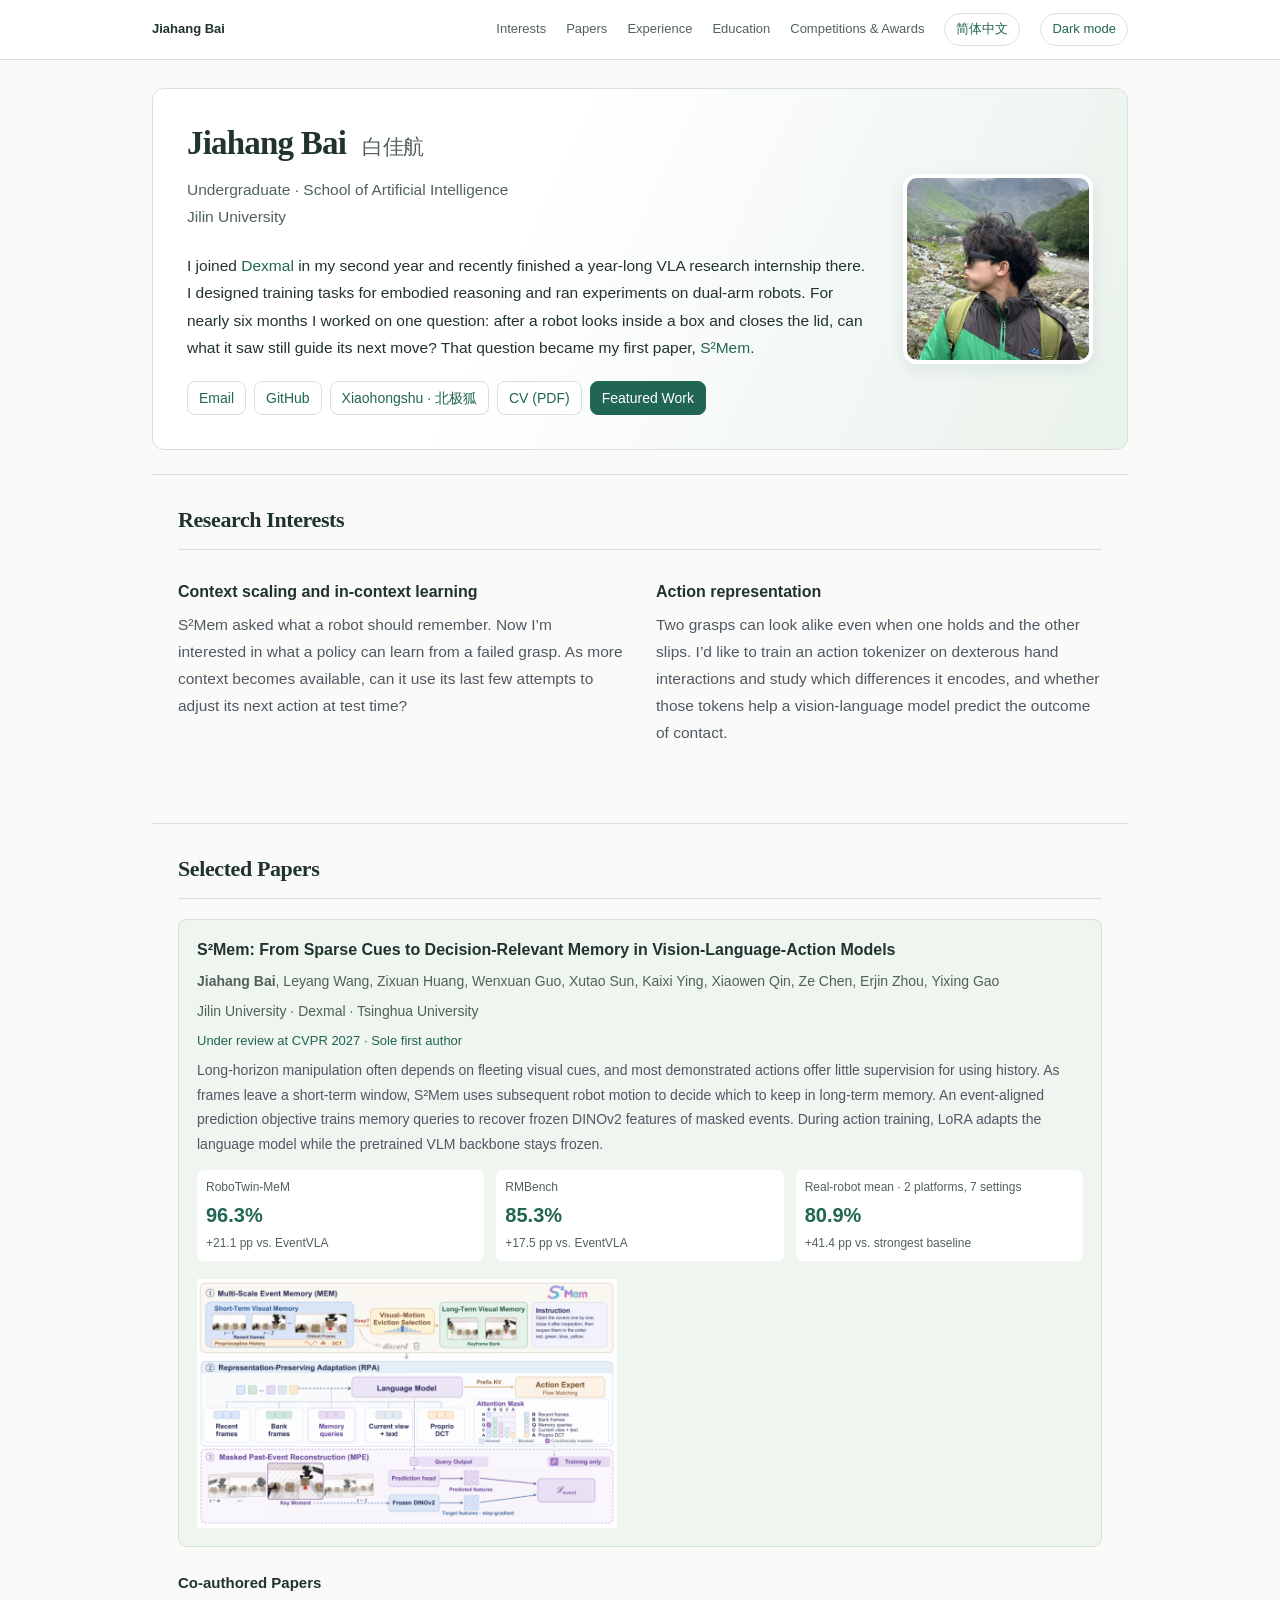
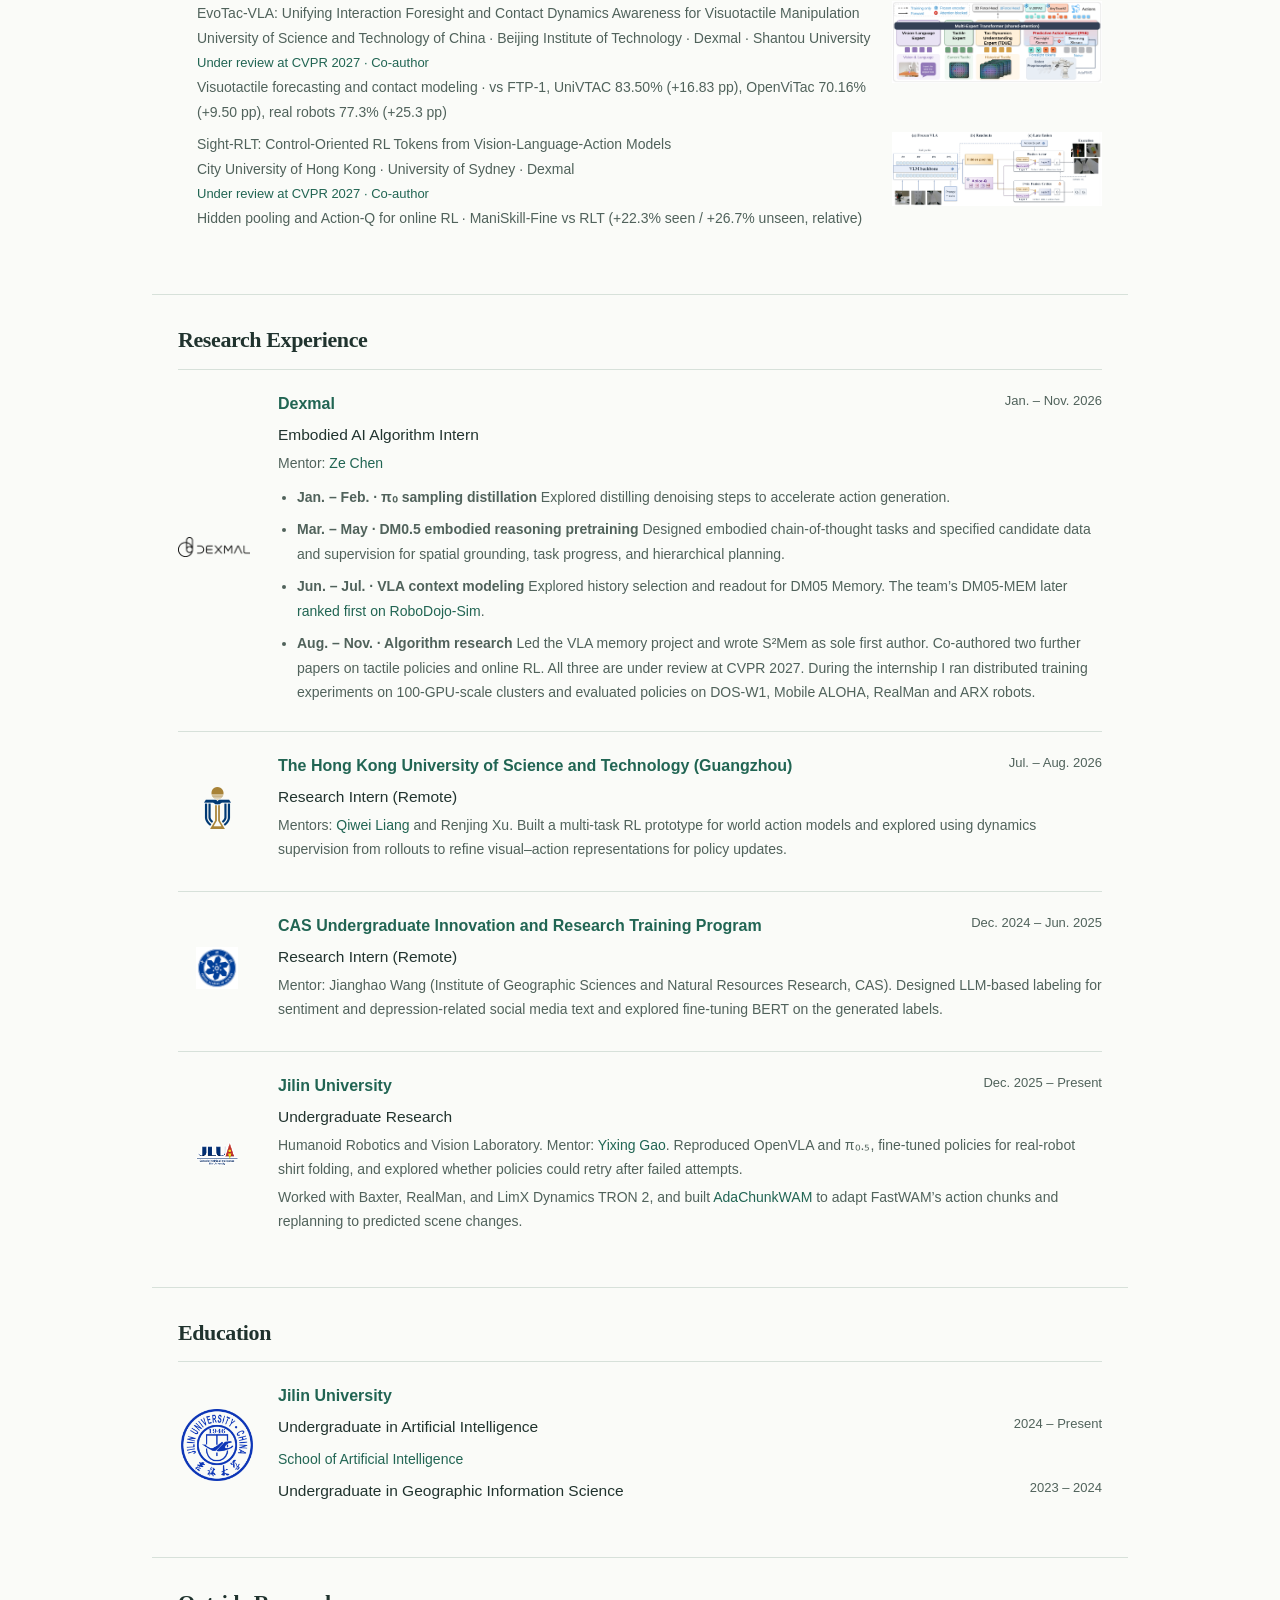
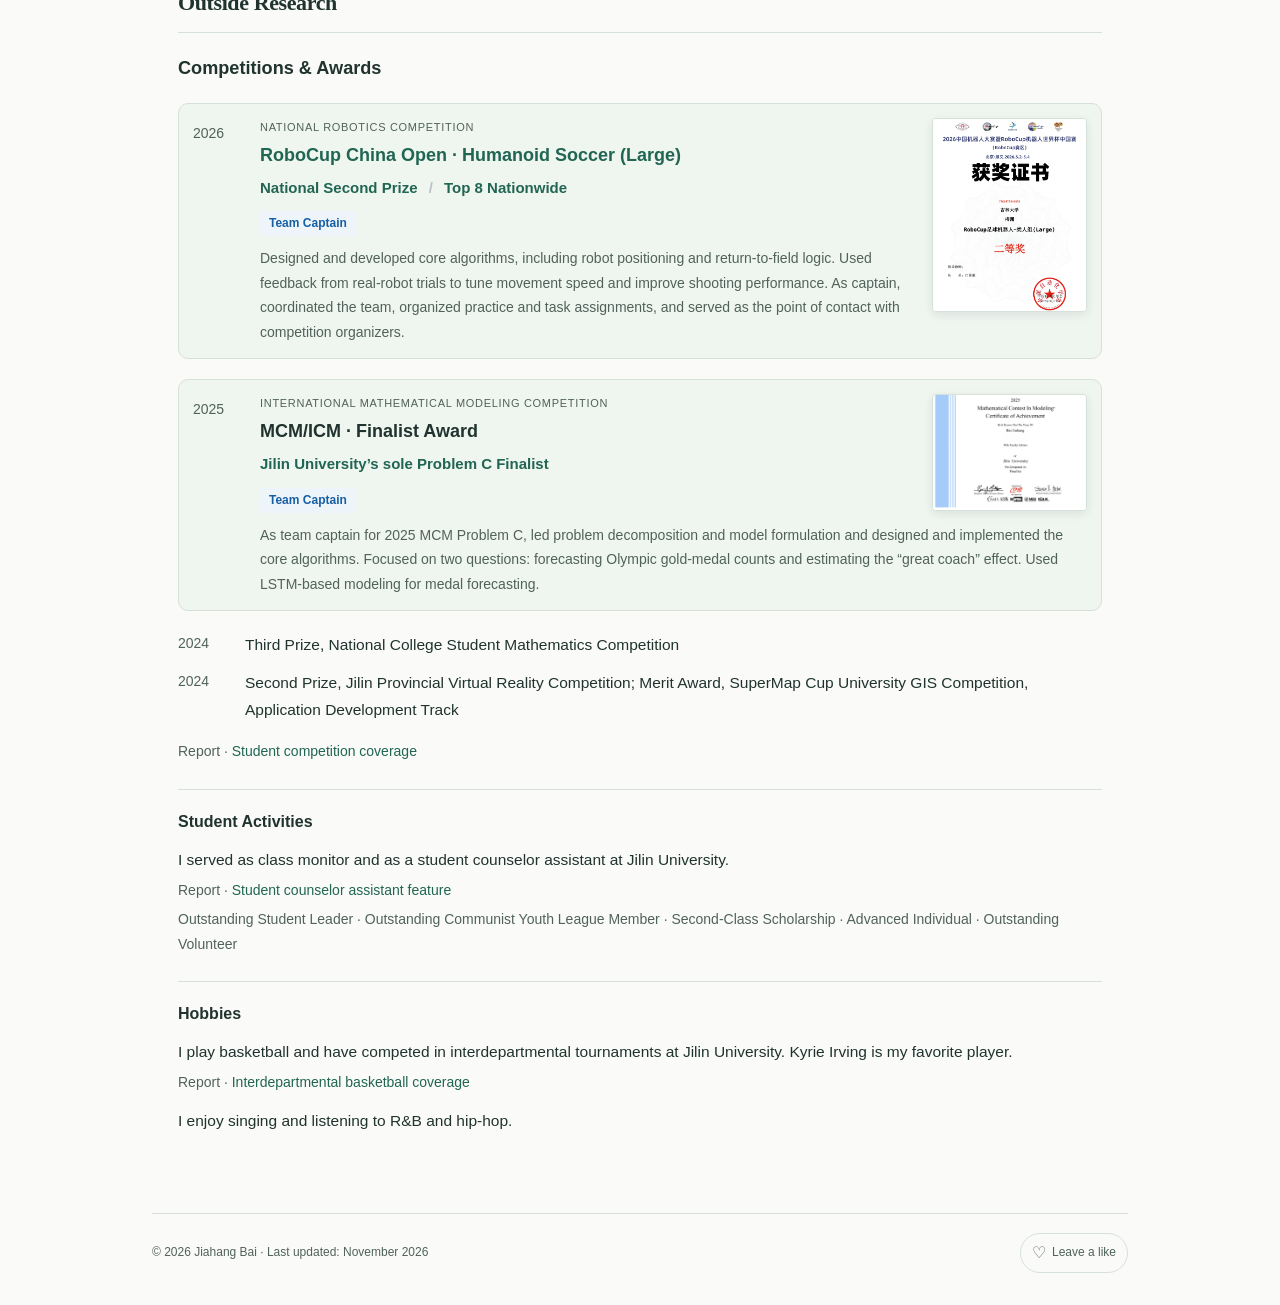
<file: index.html>
<!doctype html>
<html lang="en">
<head>
<meta charset="utf-8"><meta name="viewport" content="width=device-width, initial-scale=1">
<title>Jiahang Bai | Jilin University</title>
<meta name="description" content="Jiahang Bai, undergraduate at Jilin University. Research in embodied AI, robot learning and memory in vision-language-action models.">
<link rel="canonical" href="https://jiahangbai.github.io/">
<script src="theme.js"></script>
<link rel="stylesheet" href="site.css?v=alpine-theme-1">

</head>
<body>
<nav aria-label="Main navigation"><div class="wrap"><a class="name" href="#about">Jiahang Bai</a><a href="#research">Interests</a><a href="#ongoing">Papers</a><a href="#experience">Experience</a><a href="#education">Education</a><a href="#honors">Competitions &amp; Awards</a><a class="language-switch" href="zh.html" hreflang="zh-CN" lang="zh-CN">简体中文</a><button hidden type="button" class="theme-switch" data-dark="Dark mode" data-light="Light mode"></button></div></nav>
<main class="wrap">
<header id="about"><div><h1>Jiahang Bai <span lang="zh">白佳航</span></h1><p class="role">Undergraduate · School of Artificial Intelligence<br>Jilin University</p><p>I joined <a href="https://www.dexmal.com/">Dexmal</a> in my second year and recently finished a year-long VLA research internship there. I designed training tasks for embodied reasoning and ran experiments on dual-arm robots. For nearly six months I worked on one question: after a robot looks inside a box and closes the lid, can what it saw still guide its next move? That question became my first paper, <a href="#s2mem">S²Mem</a>.</p><div class="links"><a href="mailto:baijh2323@mails.jlu.edu.cn">Email</a><a href="https://github.com/JiahangBai">GitHub</a><a href="https://xhslink.cn/o/AUrNLGoAuPa" target="_blank" rel="noopener">Xiaohongshu · 北极狐</a><a href="assets/Jiahang_Bai_Research_CV.pdf?v=research-sync" target="_blank" rel="noopener">CV (PDF)</a><a href="#s2mem">Featured Work</a></div></div><div class="photo"><img class="portrait" src="assets/portrait-mountains.jpg" alt="Jiahang Bai in a mountain valley" width="190" height="190"></div></header>
<section id="research">
<h2>Research Interests</h2>
<article class="research"><h3>Context scaling and in-context learning</h3><p>S²Mem asked what a robot should remember. Now I’m interested in what a policy can learn from a failed grasp. As more context becomes available, can it use its last few attempts to adjust its next action at test time?</p></article>
<article class="research"><h3>Action representation</h3><p>Two grasps can look alike even when one holds and the other slips. I’d like to train an action tokenizer on dexterous hand interactions and study which differences it encodes, and whether those tokens help a vision-language model predict the outcome of contact.</p></article>
</section>
<section id="ongoing">
<h2>Selected Papers</h2>
<article class="paper-row featured-paper" id="s2mem">
  <div>
    <h3>S²Mem: From Sparse Cues to Decision-Relevant Memory in Vision-Language-Action Models</h3>
    <p class="details"><strong>Jiahang Bai</strong>, Leyang Wang, Zixuan Huang, Wenxuan Guo, Xutao Sun, Kaixi Ying, Xiaowen Qin, Ze Chen, Erjin Zhou, Yixing Gao</p>
    <p class="details">Jilin University · Dexmal · Tsinghua University</p>
    <p class="paper-status">Under review at CVPR 2027 · Sole first author</p>
    <p class="paper-description">Long-horizon manipulation often depends on fleeting visual cues, and most demonstrated actions offer little supervision for using history. As frames leave a short-term window, S²Mem uses subsequent robot motion to decide which to keep in long-term memory. An event-aligned prediction objective trains memory queries to recover frozen DINOv2 features of masked events. During action training, LoRA adapts the language model while the pretrained VLM backbone stays frozen.</p>
    <dl class="paper-metrics">
      <div><dt>RoboTwin-MeM</dt><dd><strong>96.3%</strong><span>+21.1 pp vs. EventVLA</span></dd></div>
      <div><dt>RMBench</dt><dd><strong>85.3%</strong><span>+17.5 pp vs. EventVLA</span></dd></div>
      <div><dt>Real-robot mean · 2 platforms, 7 settings</dt><dd><strong>80.9%</strong><span>+41.4 pp vs. strongest baseline</span></dd></div>
    </dl>
  </div>
  <img class="paper-architecture" src="assets/s2mem-architecture-2026.png" alt="S²Mem architecture" loading="lazy">
</article>
<h3 class="ongoing-title">Co-authored Papers</h3>
<ul class="details ongoing-list">
<li><img class="coauthor-architecture" src="assets/evotac-architecture.png" alt="EvoTac-VLA architecture" loading="lazy">EvoTac-VLA: Unifying Interaction Foresight and Contact Dynamics Awareness for Visuotactile Manipulation<br><span class="details">University of Science and Technology of China · Beijing Institute of Technology · Dexmal · Shantou University</span><br><span class="paper-status">Under review at CVPR 2027 · Co-author</span><br>Visuotactile forecasting and contact modeling · vs FTP-1, UniVTAC 83.50% (+16.83 pp), OpenViTac 70.16% (+9.50 pp), real robots 77.3% (+25.3 pp)</li>
<li><img class="coauthor-architecture" src="assets/sight-rlt-architecture.png" alt="Sight-RLT architecture" loading="lazy">Sight-RLT: Control-Oriented RL Tokens from Vision-Language-Action Models<br><span class="details">City University of Hong Kong · University of Sydney · Dexmal</span><br><span class="paper-status">Under review at CVPR 2027 · Co-author</span><br>Hidden pooling and Action-Q for online RL · ManiSkill-Fine vs RLT (+22.3% seen / +26.7% unseen, relative)</li>
</ul>
</section>

<section id="experience"><h2>Research Experience</h2><article class="entry">
  <img class="logo" src="assets/dexmal.png" alt="Dexmal logo" loading="lazy">
  <div>
    <div class="entry-head"><h3><a href="https://www.dexmal.com/">Dexmal</a></h3><span class="date">Jan. – Nov. 2026</span></div>
    <p>Embodied AI Algorithm Intern</p>
    <p class="details">Mentor: <a href="https://openreview.net/profile?id=~Ze_Chen8">Ze Chen</a></p>
    <ul class="details internship-timeline">
      <li><strong>Jan. – Feb. · π₀ sampling distillation</strong> Explored distilling denoising steps to accelerate action generation.</li>
      <li><strong>Mar. – May · DM0.5 embodied reasoning pretraining</strong> Designed embodied chain-of-thought tasks and specified candidate data and supervision for spatial grounding, task progress, and hierarchical planning.</li>
      <li><strong>Jun. – Jul. · VLA context modeling</strong> Explored history selection and readout for DM05 Memory. The team’s DM05-MEM later <a href="https://github.com/dexmal/opendm#news">ranked first on RoboDojo-Sim</a>.</li>
      <li><strong>Aug. – Nov. · Algorithm research</strong> Led the VLA memory project and wrote S²Mem as sole first author. Co-authored two further papers on tactile policies and online RL. All three are under review at CVPR 2027. During the internship I ran distributed training experiments on 100-GPU-scale clusters and evaluated policies on DOS-W1, Mobile ALOHA, RealMan and ARX robots.</li>
    </ul>
  </div>
</article>
<article class="entry">
  <img class="logo intern-logo" src="assets/hkust-gz.png" alt="HKUST Guangzhou emblem" loading="lazy">
  <div><div class="entry-head"><h3><a href="https://www.hkust-gz.edu.cn/">The Hong Kong University of Science and Technology (Guangzhou)</a></h3><span class="date">Jul. – Aug. 2026</span></div>
  <p>Research Intern (Remote)</p><p class="details">Mentors: <a href="https://kolakivy.github.io/">Qiwei Liang</a> and Renjing Xu. Built a multi-task RL prototype for world action models and explored using dynamics supervision from rollouts to refine visual–action representations for policy updates.</p></div>
</article>
<article class="entry">
  <img class="logo intern-logo" src="assets/cas-icon.png" alt="Chinese Academy of Sciences emblem" loading="lazy">
  <div><div class="entry-head"><h3><a href="https://zxsq.ucas.ac.cn/login/index/ti">CAS Undergraduate Innovation and Research Training Program</a></h3><span class="date">Dec. 2024 – Jun. 2025</span></div>
  <p>Research Intern (Remote)</p><p class="details">Mentor: Jianghao Wang (Institute of Geographic Sciences and Natural Resources Research, CAS). Designed LLM-based labeling for sentiment and depression-related social media text and explored fine-tuning BERT on the generated labels.</p></div>
</article>

<article class="entry">
  <img class="logo intern-logo" src="assets/jlu-ai.png" alt="School of Artificial Intelligence, Jilin University" loading="lazy">
  <div><div class="entry-head"><h3><a href="https://www.jlu.edu.cn/">Jilin University</a></h3><span class="date">Dec. 2025 – Present</span></div>
  <p>Undergraduate Research</p><p class="details">Humanoid Robotics and Vision Laboratory. Mentor: <a href="https://sai.jlu.edu.cn/info/1094/3451.htm">Yixing Gao</a>. Reproduced OpenVLA and π₀.₅, fine-tuned policies for real-robot shirt folding, and explored whether policies could retry after failed attempts.</p><p class="details">Worked with Baxter, RealMan, and LimX Dynamics TRON 2, and built <a href="https://github.com/JiahangBai/AdaChunkWAM">AdaChunkWAM</a> to adapt FastWAM’s action chunks and replanning to predicted scene changes.</p></div>
</article>
</section>

<section id="education">
<h2>Education</h2>
<article class="entry">
  <img class="logo education-logo" src="assets/jlu-seal.png" alt="Jilin University seal" loading="lazy">
  <div>
    <h3><a href="https://www.jlu.edu.cn/">Jilin University</a></h3>
    <div class="entry-head"><p>Undergraduate in Artificial Intelligence</p><p class="date">2024 – Present</p></div>
    <p class="details"><a href="https://sai.jlu.edu.cn/">School of Artificial Intelligence</a></p>
    <div class="entry-head"><p>Undergraduate in Geographic Information Science</p><p class="date">2023 – 2024</p></div>
  </div>
</article>
</section>

<section id="personal">
<h2>Outside Research</h2>
<h3 id="honors">Competitions &amp; Awards</h3>

<article class="award-feature"><div class="award-year">2026</div><div><a class="award-certificate" href="assets/robocup-2026-public.webp" target="_blank" rel="noopener"><img src="assets/robocup-2026-public.webp" alt="View RoboCup China second-prize certificate" loading="lazy"></a><div class="award-label">NATIONAL ROBOTICS COMPETITION</div><h3><a href="https://www.caa.org.cn/article/191/6195.html">RoboCup China Open · Humanoid Soccer (Large)</a></h3><p class="award-result"><a href="assets/robocup-2026-public.webp">National Second Prize</a> <span class="award-divider">/</span> Top 8 Nationwide</p><p class="lead-role">Team Captain</p><p class="details">Designed and developed core algorithms, including robot positioning and return-to-field logic. Used feedback from real-robot trials to tune movement speed and improve shooting performance. As captain, coordinated the team, organized practice and task assignments, and served as the point of contact with competition organizers.</p></div></article>
<article class="award-feature"><div class="award-year">2025</div><div><a class="award-certificate" href="assets/mcm-finalist-2025-public.webp" target="_blank" rel="noopener"><img src="assets/mcm-finalist-2025-public.webp" alt="View MCM Finalist certificate" loading="lazy"></a><div class="award-label">INTERNATIONAL MATHEMATICAL MODELING COMPETITION</div><h3>MCM/ICM · Finalist Award</h3><p class="award-result"><a href="https://www.contest.comap.com/undergraduate/contests/mcm/contests/2025/results/2025_MCM_Problem_C_Results.pdf#page=14">Jilin University’s sole Problem C Finalist</a></p><p class="lead-role">Team Captain</p><p class="details">As team captain for 2025 MCM Problem C, led problem decomposition and model formulation and designed and implemented the core algorithms. Focused on two questions: forecasting Olympic gold-medal counts and estimating the “great coach” effect. Used LSTM-based modeling for medal forecasting.</p></div></article>
<ul class="awards"><li><time>2024</time><span>Third Prize, National College Student Mathematics Competition</span></li><li><time>2024</time><span>Second Prize, Jilin Provincial Virtual Reality Competition; Merit Award, SuperMap Cup University GIS Competition, Application Development Track</span></li></ul>
<p class="details">Report · <a href="https://mp.weixin.qq.com/s/TONbN0jL97cidkeUOd3OWg">Student competition coverage</a></p>
<div class="leadership"><h3>Student Activities</h3><p>I served as class monitor and as a student counselor assistant at Jilin University.</p><p class="details">Report · <a href="https://mp.weixin.qq.com/s/-CR4iiOFx83Kbp5x8P1b0Q">Student counselor assistant feature</a></p><p class="details">Outstanding Student Leader · Outstanding Communist Youth League Member · Second-Class Scholarship · Advanced Individual · Outstanding Volunteer</p></div>
<div class="leadership hobbies" id="hobbies"><h3>Hobbies</h3><p>I play basketball and have competed in interdepartmental tournaments at Jilin University. Kyrie Irving is my favorite player.</p><p class="details">Report · <a href="https://mp.weixin.qq.com/s/jBBe-aK7J_uYt_GGxvR-3g">Interdepartmental basketball coverage</a></p><p>I enjoy singing and listening to R&amp;B and hip-hop.</p></div>
</section>
<footer class="site-footer">
  <span>© 2026 Jiahang Bai · Last updated: November 2026</span>
  <div class="site-like" data-liked-label="Thanks!" data-error-label="Couldn’t save your like. Try again?" hidden>
    <button type="button" class="like-button" aria-disabled="false">
      <span class="like-heart" aria-hidden="true">♡</span>
      <span class="like-label" aria-live="polite">Leave a like</span>
      <span class="like-count" hidden></span>
    </button>
    <span class="like-status" role="status"></span>
  </div>
</footer>
</main>
<script>
const languageSwitch = document.querySelector('.language-switch');
languageSwitch.addEventListener('click', () => {
  languageSwitch.hash = window.location.hash;
});
</script>
<script src="site-like.js" defer></script>
</body></html>
</file>
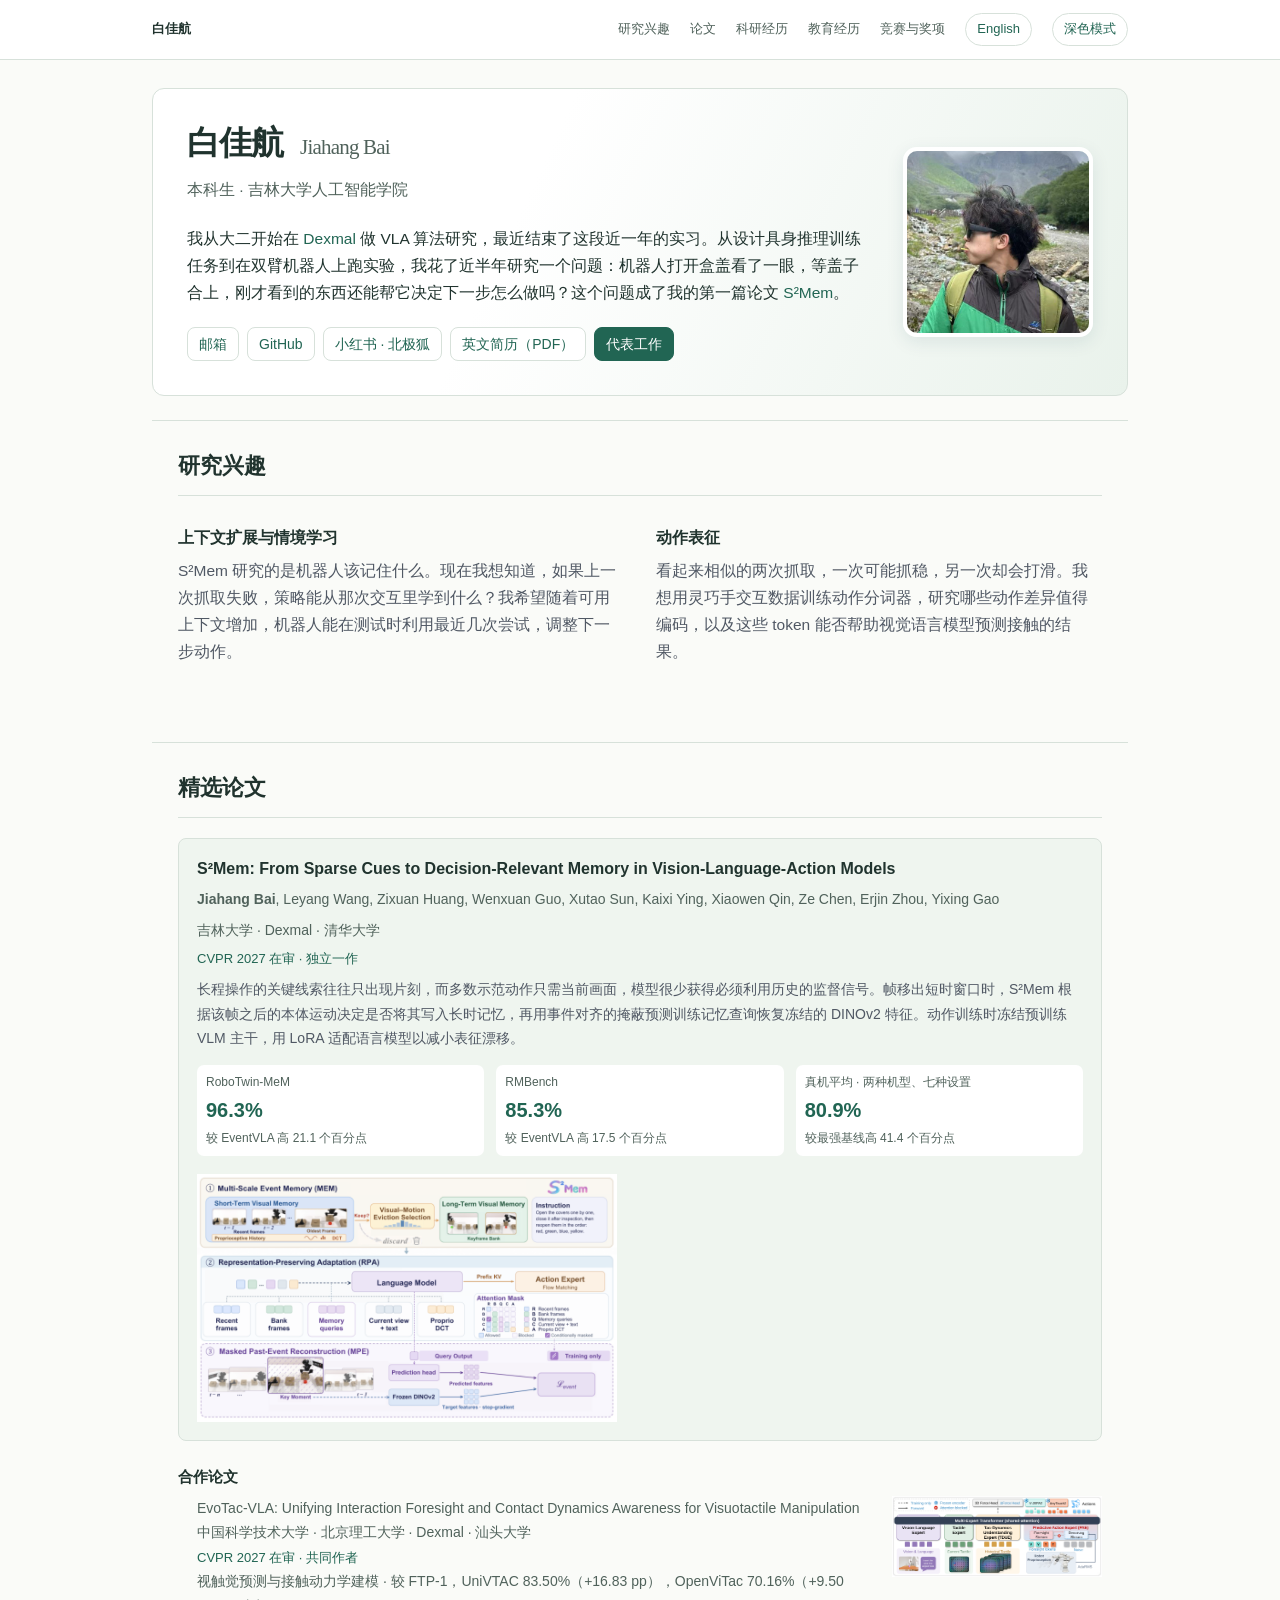
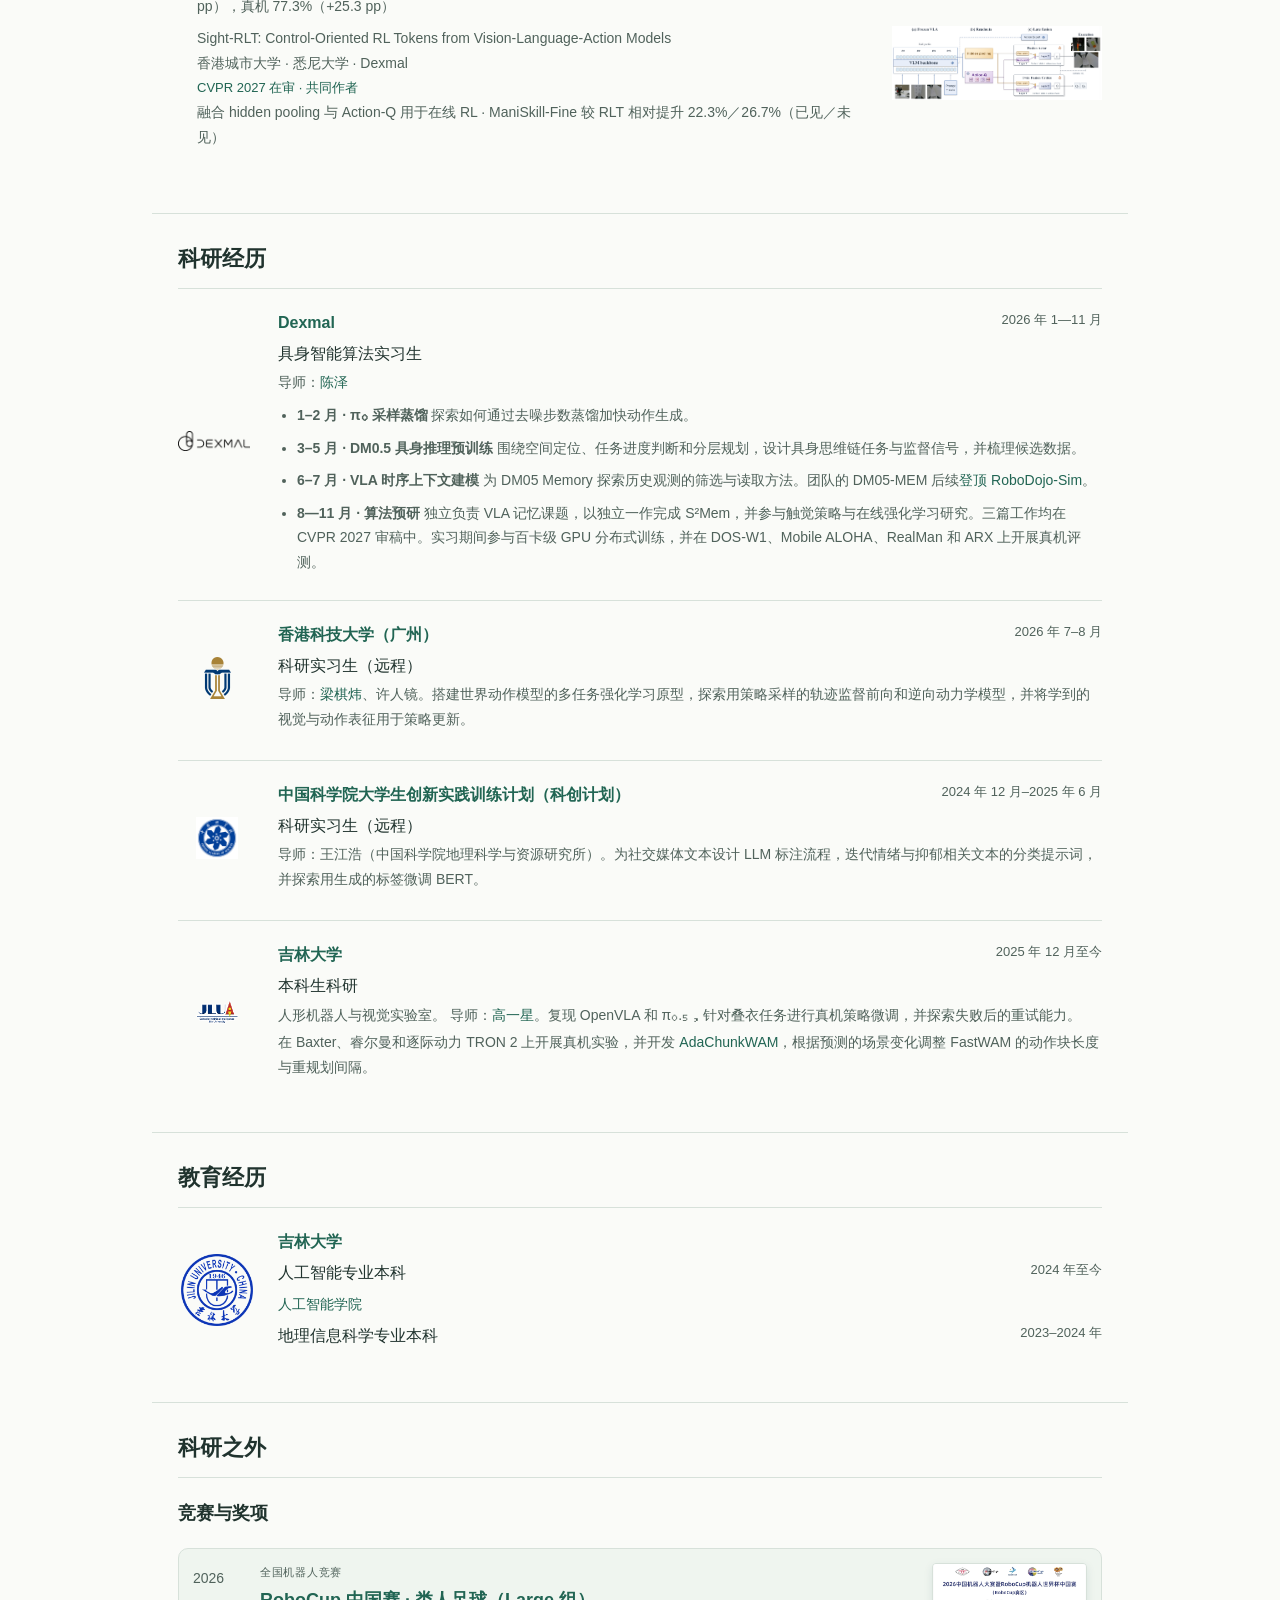
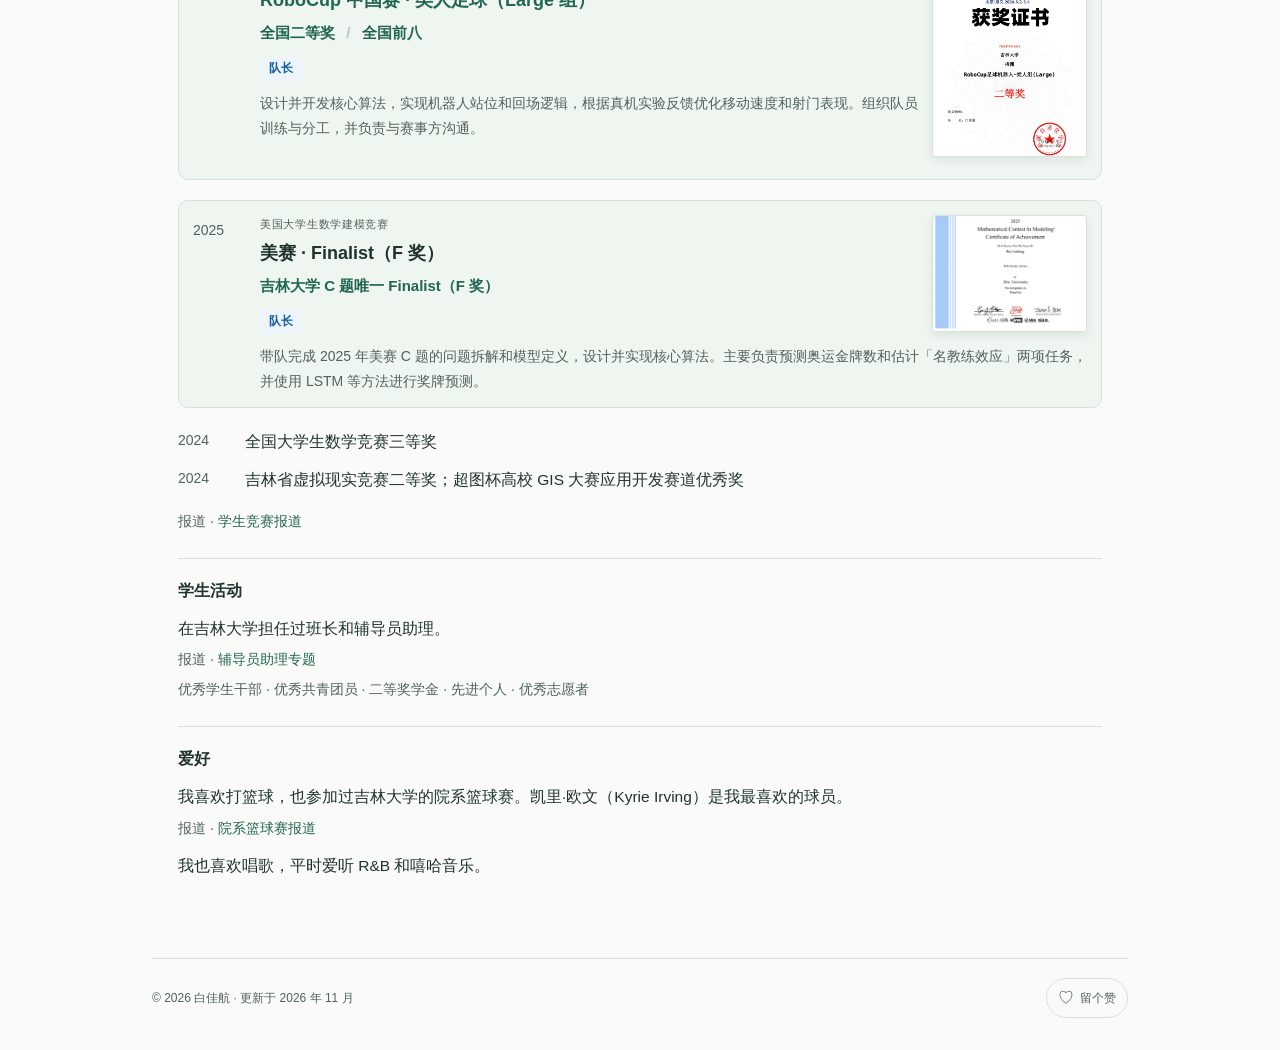
<file: zh.html>
<!doctype html>
<html lang="zh-CN">
<head>
<meta charset="utf-8"><meta name="viewport" content="width=device-width, initial-scale=1">
<title>白佳航 | 吉林大学</title>
<meta name="description" content="白佳航，吉林大学本科生，研究方向为具身智能、机器人学习和视觉语言动作模型中的记忆。">
<link rel="canonical" href="https://jiahangbai.github.io/">
<script src="theme.js"></script>
<link rel="stylesheet" href="site.css?v=alpine-theme-1">

</head>
<body>
<nav aria-label="主导航"><div class="wrap"><a class="name" href="#about">白佳航</a><a href="#research">研究兴趣</a><a href="#ongoing">论文</a><a href="#experience">科研经历</a><a href="#education">教育经历</a><a href="#honors">竞赛与奖项</a><a class="language-switch" href="index.html" hreflang="en" lang="en">English</a><button hidden type="button" class="theme-switch" data-dark="深色模式" data-light="浅色模式"></button></div></nav>
<main class="wrap">
<header id="about"><div><h1>白佳航 <span lang="en">Jiahang Bai</span></h1><p class="role">本科生 · 吉林大学人工智能学院</p><p>我从大二开始在 <a href="https://www.dexmal.com/">Dexmal</a> 做 VLA 算法研究，最近结束了这段近一年的实习。从设计具身推理训练任务到在双臂机器人上跑实验，我花了近半年研究一个问题：机器人打开盒盖看了一眼，等盖子合上，刚才看到的东西还能帮它决定下一步怎么做吗？这个问题成了我的第一篇论文 <a href="#s2mem">S²Mem</a>。</p><div class="links"><a href="mailto:baijh2323@mails.jlu.edu.cn">邮箱</a><a href="https://github.com/JiahangBai">GitHub</a><a href="https://xhslink.cn/o/AUrNLGoAuPa" target="_blank" rel="noopener">小红书 · 北极狐</a><a href="assets/Jiahang_Bai_Research_CV.pdf?v=research-sync" target="_blank" rel="noopener">英文简历（PDF）</a><a href="#s2mem">代表工作</a></div></div><div class="photo"><img class="portrait" src="assets/portrait-mountains.jpg" alt="山谷中的白佳航" width="190" height="190"></div></header>
<section id="research">
<h2>研究兴趣</h2>
<article class="research"><h3>上下文扩展与情境学习</h3><p>S²Mem 研究的是机器人该记住什么。现在我想知道，如果上一次抓取失败，策略能从那次交互里学到什么？我希望随着可用上下文增加，机器人能在测试时利用最近几次尝试，调整下一步动作。</p></article>
<article class="research"><h3>动作表征</h3><p>看起来相似的两次抓取，一次可能抓稳，另一次却会打滑。我想用灵巧手交互数据训练动作分词器，研究哪些动作差异值得编码，以及这些 token 能否帮助视觉语言模型预测接触的结果。</p></article>
</section>
<section id="ongoing">
<h2>精选论文</h2>
<article class="paper-row featured-paper" id="s2mem">
  <div>
    <h3>S²Mem: From Sparse Cues to Decision-Relevant Memory in Vision-Language-Action Models</h3>
    <p class="details"><strong>Jiahang Bai</strong>, Leyang Wang, Zixuan Huang, Wenxuan Guo, Xutao Sun, Kaixi Ying, Xiaowen Qin, Ze Chen, Erjin Zhou, Yixing Gao</p>
    <p class="details">吉林大学 · Dexmal · 清华大学</p>
    <p class="paper-status">CVPR 2027 在审 · 独立一作</p>
    <p class="paper-description">长程操作的关键线索往往只出现片刻，而多数示范动作只需当前画面，模型很少获得必须利用历史的监督信号。帧移出短时窗口时，S²Mem 根据该帧之后的本体运动决定是否将其写入长时记忆，再用事件对齐的掩蔽预测训练记忆查询恢复冻结的 DINOv2 特征。动作训练时冻结预训练 VLM 主干，用 LoRA 适配语言模型以减小表征漂移。</p>
    <dl class="paper-metrics">
      <div><dt>RoboTwin-MeM</dt><dd><strong>96.3%</strong><span>较 EventVLA 高 21.1 个百分点</span></dd></div>
      <div><dt>RMBench</dt><dd><strong>85.3%</strong><span>较 EventVLA 高 17.5 个百分点</span></dd></div>
      <div><dt>真机平均 · 两种机型、七种设置</dt><dd><strong>80.9%</strong><span>较最强基线高 41.4 个百分点</span></dd></div>
    </dl>
  </div>
  <img class="paper-architecture" src="assets/s2mem-architecture-2026.png" alt="S²Mem architecture" loading="lazy">
</article>
<h3 class="ongoing-title">合作论文</h3>
<ul class="details ongoing-list">
<li><img class="coauthor-architecture" src="assets/evotac-architecture.png" alt="EvoTac-VLA architecture" loading="lazy">EvoTac-VLA: Unifying Interaction Foresight and Contact Dynamics Awareness for Visuotactile Manipulation<br><span class="details">中国科学技术大学 · 北京理工大学 · Dexmal · 汕头大学</span><br><span class="paper-status">CVPR 2027 在审 · 共同作者</span><br>视触觉预测与接触动力学建模 · 较 FTP-1，UniVTAC 83.50%（+16.83 pp），OpenViTac 70.16%（+9.50 pp），真机 77.3%（+25.3 pp）</li>
<li><img class="coauthor-architecture" src="assets/sight-rlt-architecture.png" alt="Sight-RLT architecture" loading="lazy">Sight-RLT: Control-Oriented RL Tokens from Vision-Language-Action Models<br><span class="details">香港城市大学 · 悉尼大学 · Dexmal</span><br><span class="paper-status">CVPR 2027 在审 · 共同作者</span><br>融合 hidden pooling 与 Action-Q 用于在线 RL · ManiSkill-Fine 较 RLT 相对提升 22.3%／26.7%（已见／未见）</li>
</ul>
</section>

<section id="experience"><h2>科研经历</h2><article class="entry">
  <img class="logo" src="assets/dexmal.png" alt="Dexmal 标识" loading="lazy">
  <div>
    <div class="entry-head"><h3><a href="https://www.dexmal.com/">Dexmal</a></h3><span class="date">2026 年 1—11 月</span></div>
    <p>具身智能算法实习生</p>
    <p class="details">导师：<a href="https://openreview.net/profile?id=~Ze_Chen8">陈泽</a></p>
    <ul class="details internship-timeline">
      <li><strong>1–2 月 · π₀ 采样蒸馏</strong> 探索如何通过去噪步数蒸馏加快动作生成。</li>
      <li><strong>3–5 月 · DM0.5 具身推理预训练</strong> 围绕空间定位、任务进度判断和分层规划，设计具身思维链任务与监督信号，并梳理候选数据。</li>
      <li><strong>6–7 月 · VLA 时序上下文建模</strong> 为 DM05 Memory 探索历史观测的筛选与读取方法。团队的 DM05-MEM 后续<a href="https://github.com/dexmal/opendm#news">登顶 RoboDojo-Sim</a>。</li>
      <li><strong>8—11 月 · 算法预研</strong> 独立负责 VLA 记忆课题，以独立一作完成 S²Mem，并参与触觉策略与在线强化学习研究。三篇工作均在 CVPR 2027 审稿中。实习期间参与百卡级 GPU 分布式训练，并在 DOS-W1、Mobile ALOHA、RealMan 和 ARX 上开展真机评测。</li>
    </ul>
  </div>
</article>
<article class="entry">
  <img class="logo intern-logo" src="assets/hkust-gz.png" alt="港科大（广州）标识" loading="lazy">
  <div><div class="entry-head"><h3><a href="https://www.hkust-gz.edu.cn/">香港科技大学（广州）</a></h3><span class="date">2026 年 7–8 月</span></div>
  <p>科研实习生（远程）</p><p class="details">导师：<a href="https://kolakivy.github.io/">梁棋炜</a>、许人镜。搭建世界动作模型的多任务强化学习原型，探索用策略采样的轨迹监督前向和逆向动力学模型，并将学到的视觉与动作表征用于策略更新。</p></div>
</article>
<article class="entry">
  <img class="logo intern-logo" src="assets/cas-icon.png" alt="中国科学院标识" loading="lazy">
  <div><div class="entry-head"><h3><a href="https://zxsq.ucas.ac.cn/login/index/ti">中国科学院大学生创新实践训练计划（科创计划）</a></h3><span class="date">2024 年 12 月–2025 年 6 月</span></div>
  <p>科研实习生（远程）</p><p class="details">导师：王江浩（中国科学院地理科学与资源研究所）。为社交媒体文本设计 LLM 标注流程，迭代情绪与抑郁相关文本的分类提示词，并探索用生成的标签微调 BERT。</p></div>
</article>

<article class="entry">
  <img class="logo intern-logo" src="assets/jlu-ai.png" alt="吉林大学人工智能学院" loading="lazy">
  <div><div class="entry-head"><h3><a href="https://www.jlu.edu.cn/">吉林大学</a></h3><span class="date">2025 年 12 月至今</span></div>
  <p>本科生科研</p><p class="details">人形机器人与视觉实验室。 导师：<a href="https://sai.jlu.edu.cn/info/1094/3451.htm">高一星</a>。复现 OpenVLA 和 π₀.₅，针对叠衣任务进行真机策略微调，并探索失败后的重试能力。</p><p class="details">在 Baxter、睿尔曼和逐际动力 TRON 2 上开展真机实验，并开发 <a href="https://github.com/JiahangBai/AdaChunkWAM">AdaChunkWAM</a>，根据预测的场景变化调整 FastWAM 的动作块长度与重规划间隔。</p></div>
</article>
</section>

<section id="education">
<h2>教育经历</h2>
<article class="entry">
  <img class="logo education-logo" src="assets/jlu-seal.png" alt="吉林大学校徽" loading="lazy">
  <div>
    <h3><a href="https://www.jlu.edu.cn/">吉林大学</a></h3>
    <div class="entry-head"><p>人工智能专业本科</p><p class="date">2024 年至今</p></div>
    <p class="details"><a href="https://sai.jlu.edu.cn/">人工智能学院</a></p>
    <div class="entry-head"><p>地理信息科学专业本科</p><p class="date">2023–2024 年</p></div>
  </div>
</article>
</section>

<section id="personal">
<h2>科研之外</h2>
<h3 id="honors">竞赛与奖项</h3>

<article class="award-feature"><div class="award-year">2026</div><div><a class="award-certificate" href="assets/robocup-2026-public.webp" target="_blank" rel="noopener"><img src="assets/robocup-2026-public.webp" alt="查看 RoboCup 中国赛二等奖证书" loading="lazy"></a><div class="award-label">全国机器人竞赛</div><h3><a href="https://www.caa.org.cn/article/191/6195.html">RoboCup 中国赛 · 类人足球（Large 组）</a></h3><p class="award-result"><a href="assets/robocup-2026-public.webp">全国二等奖</a> <span class="award-divider">/</span> 全国前八</p><p class="lead-role">队长</p><p class="details">设计并开发核心算法，实现机器人站位和回场逻辑，根据真机实验反馈优化移动速度和射门表现。组织队员训练与分工，并负责与赛事方沟通。</p></div></article>
<article class="award-feature"><div class="award-year">2025</div><div><a class="award-certificate" href="assets/mcm-finalist-2025-public.webp" target="_blank" rel="noopener"><img src="assets/mcm-finalist-2025-public.webp" alt="查看美赛 Finalist 证书" loading="lazy"></a><div class="award-label">美国大学生数学建模竞赛</div><h3>美赛 · Finalist（F 奖）</h3><p class="award-result"><a href="https://www.contest.comap.com/undergraduate/contests/mcm/contests/2025/results/2025_MCM_Problem_C_Results.pdf#page=14">吉林大学 C 题唯一 Finalist（F 奖）</a></p><p class="lead-role">队长</p><p class="details">带队完成 2025 年美赛 C 题的问题拆解和模型定义，设计并实现核心算法。主要负责预测奥运金牌数和估计「名教练效应」两项任务，并使用 LSTM 等方法进行奖牌预测。</p></div></article>
<ul class="awards"><li><time>2024</time><span>全国大学生数学竞赛三等奖</span></li><li><time>2024</time><span>吉林省虚拟现实竞赛二等奖；超图杯高校 GIS 大赛应用开发赛道优秀奖</span></li></ul>
<p class="details">报道 · <a href="https://mp.weixin.qq.com/s/TONbN0jL97cidkeUOd3OWg">学生竞赛报道</a></p>
<div class="leadership"><h3>学生活动</h3><p>在吉林大学担任过班长和辅导员助理。</p><p class="details">报道 · <a href="https://mp.weixin.qq.com/s/-CR4iiOFx83Kbp5x8P1b0Q">辅导员助理专题</a></p><p class="details">优秀学生干部 · 优秀共青团员 · 二等奖学金 · 先进个人 · 优秀志愿者</p></div>
<div class="leadership hobbies" id="hobbies"><h3>爱好</h3><p>我喜欢打篮球，也参加过吉林大学的院系篮球赛。凯里·欧文（Kyrie Irving）是我最喜欢的球员。</p><p class="details">报道 · <a href="https://mp.weixin.qq.com/s/jBBe-aK7J_uYt_GGxvR-3g">院系篮球赛报道</a></p><p>我也喜欢唱歌，平时爱听 R&amp;B 和嘻哈音乐。</p></div>
</section>
<footer class="site-footer">
  <span>© 2026 白佳航 · 更新于 2026 年 11 月</span>
  <div class="site-like" data-liked-label="谢谢你" data-error-label="点赞没存上，再试一下？" hidden>
    <button type="button" class="like-button" aria-disabled="false">
      <span class="like-heart" aria-hidden="true">♡</span>
      <span class="like-label" aria-live="polite">留个赞</span>
      <span class="like-count" hidden></span>
    </button>
    <span class="like-status" role="status"></span>
  </div>
</footer>
</main>
<script>
const languageSwitch = document.querySelector('.language-switch');
languageSwitch.addEventListener('click', () => {
  languageSwitch.hash = window.location.hash;
});
</script>
<script src="site-like.js" defer></script>
</body></html>
</file>
<file: site.css>
:root{--blue:#175fa3;--ink:#242830;--muted:#69717c;--line:#e8ebef}*{box-sizing:border-box}html{scroll-behavior:smooth}body{margin:0;background:#fff;color:var(--ink);font:15.5px/1.75 -apple-system,BlinkMacSystemFont,"Segoe UI",Arial,sans-serif}a{color:var(--blue);text-decoration:none}a:hover{text-decoration:underline}a:focus-visible{outline:2px solid var(--blue);outline-offset:4px}.wrap{max-width:900px;margin:auto;padding:0 32px}nav{border-bottom:1px solid var(--line);padding:20px 0}nav .wrap{display:flex;gap:25px;align-items:center}nav a{font-size:13px;color:var(--muted)}nav .name{color:var(--ink);font-weight:600;margin-right:auto}header{display:grid;grid-template-columns:1fr 190px;gap:55px;align-items:center;padding:58px 0 30px}h1{font-size:33px;font-weight:500;letter-spacing:-.8px;line-height:1.25;margin:0 0 12px}h1 span{font-size:21px;color:var(--muted);font-weight:400;margin-left:9px}.role{color:var(--muted);margin:0 0 22px}.portrait{width:190px;height:190px;object-fit:cover;border-radius:5px}.links{display:flex;gap:18px;font-size:14px;margin-top:20px}p{margin:12px 0}section{padding-top:26px;scroll-margin-top:24px}h2{font-size:22px;font-weight:500;margin:0 0 20px;padding-bottom:9px;border-bottom:1px solid var(--line)}.paper-row{display:grid;grid-template-columns:220px 1fr;gap:25px;align-items:center;margin:4px 0 23px}.paper-thumbnail{display:block;width:220px;height:auto}.paper-row h3{font-size:16px;line-height:1.55;font-weight:600;margin:0 0 6px}.paper-row p{margin:6px 0}.paper-description{font-size:14px;color:#505864}.paper-status{font-size:13px;color:var(--blue)!important}.paper-figure{display:block;width:100%;height:auto;margin:18px 0 8px;border:1px solid var(--line);border-radius:5px}.research{padding:0 0 22px}.research h3{font-size:16px;font-weight:600;margin:0 0 5px}.research p{margin:5px 0;color:#505864}.eyebrow{font-size:12px;color:var(--muted);margin-bottom:6px}.entry{display:grid;grid-template-columns:78px 1fr;gap:22px;margin:0 0 26px;align-items:center}.logo{width:72px;height:72px;object-fit:contain}.entry h3{font-size:16px;margin:0;font-weight:600}.entry p{margin:3px 0}.details{color:var(--muted);font-size:14px}.entry-head{display:flex;justify-content:space-between;gap:15px}.date{font-size:13px;color:var(--muted);white-space:nowrap}.additional{margin-left:100px}.additional h3{font-size:14px;color:var(--muted);font-weight:500;margin:24px 0 14px}.additional p{font-size:14px;margin:0 0 17px}.additional strong{font-weight:500}.captain{color:var(--blue);font-size:13px}.award-feature{display:grid;grid-template-columns:50px 1fr;gap:17px;padding:8px 0 25px;margin-bottom:20px;border-bottom:1px solid var(--line)}.award-year{font-size:14px;color:var(--muted);padding-top:3px}.award-label{font-size:11px;letter-spacing:.7px;color:var(--muted);margin-bottom:5px}.award-feature h3{font-size:18px;font-weight:600;line-height:1.45;margin:0 0 7px}.award-result{font-size:15px;font-weight:600;color:var(--blue);margin:0 0 7px}.award-divider{color:#b8c1cc;padding:0 7px}.lead-role{display:inline-block;background:#edf4fa;color:#175fa3;font-size:12px;font-weight:600;border-radius:3px;padding:2px 9px;margin:0 0 7px}.award-feature .details{margin:3px 0 0}.leadership{margin:25px 0 0;padding-top:18px;border-top:1px solid var(--line)}.leadership h3{font-size:16px;font-weight:600;margin:0 0 10px}.leadership p{margin:5px 0}.awards{padding:0;list-style:none}.awards li{display:grid;grid-template-columns:50px 1fr;gap:17px;margin:11px 0}.awards time{color:var(--muted);font-size:14px}footer{margin-top:48px;border-top:1px solid var(--line);padding:19px 0 32px;font-size:12px;color:var(--muted)}@media(max-width:640px){.wrap{padding:0 23px}nav .wrap{gap:17px}nav .name{display:none}header{grid-template-columns:1fr;gap:22px;padding-top:36px}header .photo{grid-row:1}.portrait{width:135px;height:135px}h1{font-size:29px}h1 span{font-size:19px}.entry-head{display:block}.entry{grid-template-columns:56px 1fr;gap:16px}.logo{width:52px;height:52px}body{font-size:15px}.paper-row{grid-template-columns:140px 1fr;gap:16px}.paper-thumbnail{width:140px}.additional{margin-left:0}}
@media(max-width:420px){.paper-row{grid-template-columns:1fr}.paper-thumbnail{width:180px}}
.education-logo{width:78px}.intern-logo{width:42px;height:42px;justify-self:center}
.paper-placeholder{display:grid;place-items:center;min-height:72px;border:1px dashed var(--line);border-radius:5px;color:var(--muted);font-size:13px}
@media(max-width:640px){.education-logo{width:56px}}
.internship-timeline{padding-left:19px;margin:9px 0 0}.internship-timeline li+li{margin-top:8px}
.award-certificate{float:right;width:clamp(84px,25%,155px);margin:0 0 8px 14px}
.award-certificate img{display:block;width:100%;height:auto;border:1px solid var(--line);border-radius:4px}
.featured-paper{padding:18px;border:1px solid var(--line);border-radius:8px}
.paper-metrics{display:grid;grid-template-columns:repeat(auto-fit,minmax(120px,1fr));gap:12px;margin:14px 0 0}
.paper-metrics dt,.paper-metrics dd span{display:block;font-size:12px;color:var(--muted)}
.paper-metrics dd{margin:0}.paper-metrics strong{font-size:20px;color:var(--blue)}
.ongoing-title{font-size:15px;margin:0}.ongoing-list{margin-top:5px;padding-left:19px}
@media(max-width:640px){nav .wrap{flex-wrap:wrap;row-gap:8px}}

:root{--ink:#182535;--muted:#53647a;--blue:#175785;--line:#dce5ed}
body{background:#f6f8fa}
.wrap{max-width:1040px}
nav{background:#fff;padding:13px 0}
nav .wrap{gap:20px}
.language-switch{border:1px solid var(--line);border-radius:999px;padding:4px 11px;color:var(--blue);white-space:nowrap}
header{margin:28px 0 6px;padding:34px;border:1px solid var(--line);border-radius:16px;background:linear-gradient(125deg,#fff 45%,#eef5fa);gap:32px}
h1{font-weight:650}
.portrait{display:block;border-radius:14px;border:4px solid white;box-shadow:0 5px 18px #193b5918}
.links a{padding:4px 11px;background:#fff;border:1px solid var(--line);border-radius:8px}
.links a:last-child{background:var(--blue);color:#fff;border-color:var(--blue)}
section{margin-top:24px;padding:26px;background:#fff;border:1px solid var(--line);border-radius:14px}
h2{font-weight:650;letter-spacing:-.018em}
:lang(zh-CN) h2{letter-spacing:normal}
.featured-paper{background:#f5f9fc;padding:18px;grid-template-columns:minmax(0,1fr);gap:18px}
.architecture-placeholder {
  padding: 20px 12px;
  border: 1px dashed var(--line);
  border-radius: 8px;
  color: var(--muted);
  font-size: 14px;
  text-align: center;
}
.paper-thumbnail{max-width:100%;border-radius:6px}
.paper-metrics{grid-template-columns:repeat(3,minmax(0,1fr))}
.paper-metrics>div{padding:7px 9px;background:#fff;border-radius:7px}
.ongoing-list li+li{margin-top:8px}
#experience .entry+.entry{border-top:1px solid var(--line);padding-top:20px}
.entry:last-child{margin-bottom:0}
.award-feature{background:#f8fafc;border:1px solid var(--line);border-radius:10px;padding:14px}
.award-certificate img{box-shadow:0 3px 10px #193b5918}
@media(max-width:640px){
  nav .wrap{gap:8px 13px}
  header{padding:22px;gap:16px}
  section{padding:17px}
  .award-feature{grid-template-columns:1fr;gap:4px}
  .featured-paper{padding:12px}
  .paper-metrics{grid-template-columns:repeat(auto-fit,minmax(100px,1fr))}
}

.hobbies .details{margin-top:2px}
.hobbies .details+p{margin-top:12px}
.links{flex-wrap:wrap;gap:8px}
nav a:hover,.links a:hover{color:var(--blue)}
.links a:last-child:hover{background:#12456a;color:white}

.site-footer {
  display: flex;
  flex-wrap: wrap;
  align-items: center;
  justify-content: space-between;
  gap: 8px 16px;
}

.site-like {
  text-align: end;
}

.like-button {
  display: inline-flex;
  align-items: center;
  gap: 6px;
  min-height: 40px;
  padding: 0 11px;
  color: var(--muted);
  background: transparent;
  border: 1px solid var(--line);
  border-radius: 999px;
  font: inherit;
  cursor: pointer;
}

.like-button:not([aria-disabled="true"]):hover {
  color: var(--blue);
  background: #fff;
}

.like-button:focus-visible {
  outline: 2px solid var(--blue);
  outline-offset: 3px;
}

.like-button[aria-disabled="true"] {
  cursor: default;
}

.like-heart {
  font-size: 16px;
  line-height: 1;
}

.site-like[data-liked="true"] .like-heart {
  color: #ad4864;
}

.like-count {
  font-variant-numeric: tabular-nums;
}

.like-status {
  display: block;
  color: var(--muted);
}

.paper-architecture{width:100%;max-width:420px;height:auto;align-self:center}.coauthor-architecture{float:right;width:210px;max-width:34%;height:auto;margin:0 0 12px 20px}.ongoing-list li{display:flow-root}@media(max-width:600px){.coauthor-architecture{width:145px;margin-left:12px}}

/* An alpine palette drawn from the portrait, with quieter section boundaries. */
:root{--ink:#20332e;--muted:#50625b;--blue:#216553;--line:#d7e1da}
body{background:#fafbf8}
header{background:linear-gradient(115deg,#fff 38%,#e9f2eb);border-radius:12px}
h1,h2{font-family:Georgia,"Songti SC","Noto Serif CJK SC",serif}
section{border:0;border-top:1px solid var(--line);border-radius:0;background:transparent}
.featured-paper,.award-feature{background:#eff5ef}
.paper-metrics strong{color:var(--blue);font-variant-numeric:tabular-nums}
.links a:last-child:hover{background:#174c40}
@media(min-width:760px){
  #research{display:grid;grid-template-columns:1fr 1fr;gap:0 32px}
  #research h2{grid-column:1/-1}
  #research .research{margin:0;padding-top:8px}
}
@media(prefers-reduced-motion:reduce){html{scroll-behavior:auto}}

.theme-switch {
  font: inherit;
  font-size: 13px;
  line-height: inherit;
  color: var(--blue);
  background: transparent;
  border: 1px solid var(--line);
  border-radius: 999px;
  padding: 4px 11px;
  white-space: nowrap;
  cursor: pointer;
}
.theme-switch:focus-visible { outline: 2px solid var(--blue); outline-offset: 3px }
.theme-switch:hover { border-color: var(--blue) }
:root[data-theme="dark"] {
  color-scheme: dark;
  --ink: #e5eee8;
  --muted: #b0c1b8;
  --blue: #92d6ba;
  --line: #364a40;
  --surface: #19251f;
  --raised: #23342b;
}
[data-theme="dark"] body { background: #121b16 }
[data-theme="dark"] nav,
[data-theme="dark"] .paper-metrics > div,
[data-theme="dark"] .links a,
[data-theme="dark"] .like-button:not([aria-disabled="true"]):hover { background: var(--surface) }
[data-theme="dark"] header { background: linear-gradient(115deg,var(--surface) 38%,#23392e) }
[data-theme="dark"] .featured-paper,
[data-theme="dark"] .award-feature,
[data-theme="dark"] .lead-role { background: var(--raised) }
[data-theme="dark"] .lead-role { color: var(--blue) }
[data-theme="dark"] .research p,
[data-theme="dark"] .paper-description { color: var(--muted) }
[data-theme="dark"] .links a:last-child { background: var(--blue); color: #13271e }
[data-theme="dark"] .links a:last-child:hover { background: #b2ebd2 }
[data-theme="dark"] .logo { background: #f3f6f3; border-radius: 8px; padding: 4px }
[data-theme="dark"] .portrait { border-color: var(--line) }
[data-theme="dark"] .site-like[data-liked="true"] .like-heart { color: #f698b2 }
</file>
